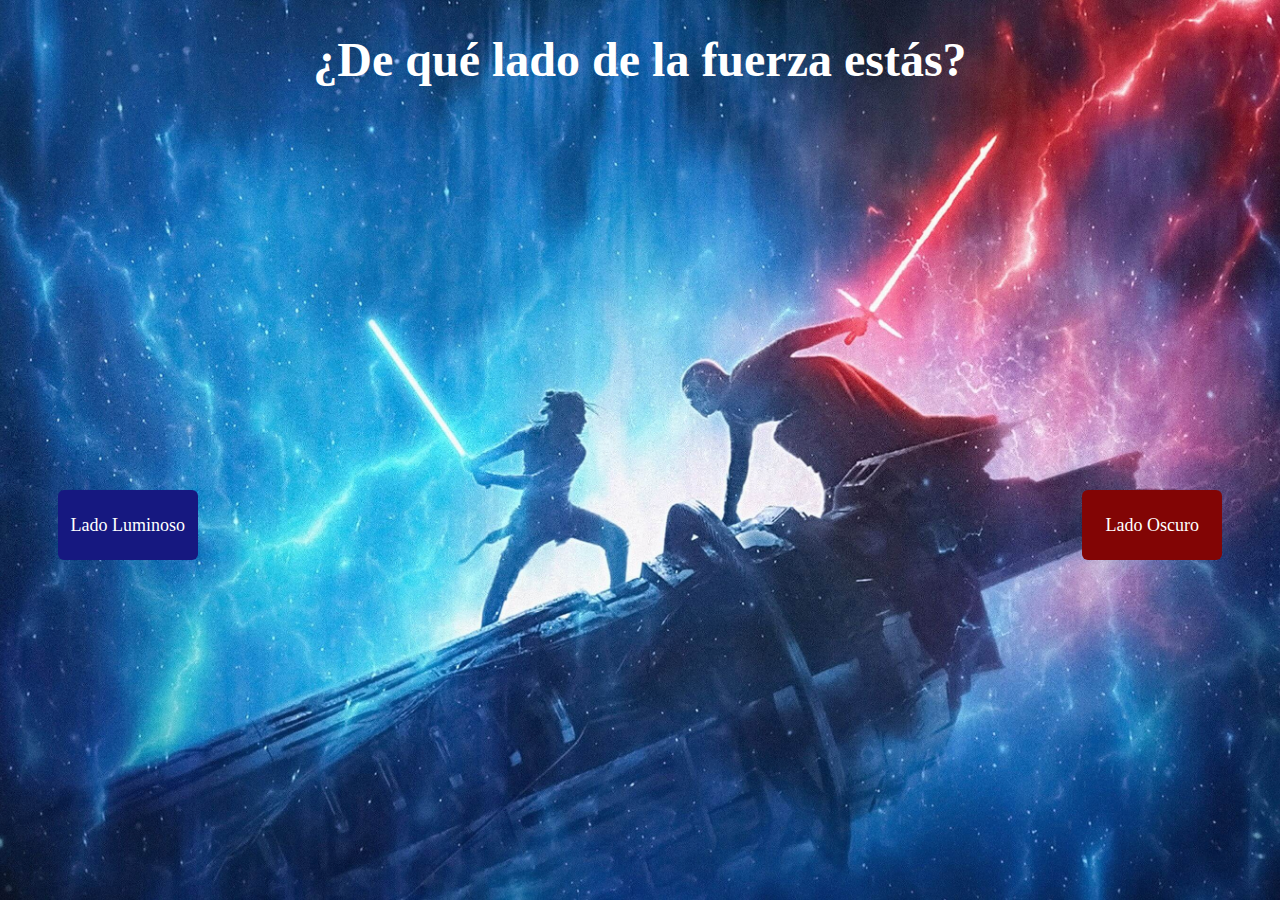
<file: index.html>
<!DOCTYPE html>
<html lang="en">
<head>
    <meta charset="UTF-8">
    <meta http-equiv="X-UA-Compatible" content="IE=edge">
    <meta name="viewport" content="width=device-width, initial-scale=1.0">
    <title>Starwars</title>
    <link rel="stylesheet" href="css/styleHome.css">
</head>
<body>
    
    <main class="home-main">
        <h1>¿De qué lado de la fuerza estás?</h1>
        <section class="LadoLuminoso">
            <button class="home-main-button-Jedi">
                <a href="jedi.html">Lado Luminoso</a>
            </button>
        </section>
        <section class="LadoOscuro">
            <button class="home-main-button-Sith">
                <a href="sith.html">Lado Oscuro</a>
            </button>
        </section>
    </main>

    <section class="footer">

    </section>
</body>
</html>
</file>
<file: css/styleHome.css>
body{
    margin: 0;
    padding: 0;
    overflow: hidden
}

.home-main{
    display: grid;
    background-image: url('../img/Wallpaper.jpg');
    height: 100%;
    background-position: center;
    background-repeat: repeat;
    background-size: cover;
    grid-template-areas: 
    header header header header
    left left right right;
}

.home-main section{ 
    display: grid;
    grid-row: 2;
    grid-column: auto;
    height: 100vh;
}

.home-main-button-Jedi{
    width: 140px;
    height: 70px;
    background: #161880;
    border: none;
    display: grid;
    align-items: center;
    margin-top: 150px;
    text-decoration: none;
    overflow: hidden;
    transition: 0.2s;
    border-radius: 6px;
    grid-area: left;
}

.home-main-button-Jedi:hover{
    background: #286fe1;
    box-shadow: 0 0 10px #c7c7e4, 0 0 40px #c7c7e4, 0 0 80px #c7c7e4;
    transition: 1s;
}

.home-main-button-Jedi a{
    font-family: 'Days One';
    font-weight: 700px;
    font-size: 18px;
    color: white;
    text-decoration: none;
}

.home-main-button-Sith{
    width: 140px;
    height: 70px;
    background: #820505;
    border: none;
    display: grid;
    align-items: center;
    margin-top: 150px;
    text-decoration: none;
    overflow: hidden;
    transition: 0.2s;
    border-radius: 6px;
    grid-area: right;
}

.home-main-button-Sith:hover{
    background: #a72929;
    box-shadow: 0 0 10px #e0b0b0, 0 0 40px #e0b0b0, 0 0 80px #e0b0b0;
    transition: 1s;
}

.home-main-button-Sith a{
    font-family: 'Days One';
    font-weight: 700px;
    font-size: 18px;
    color: white;
    text-decoration: none;
}

h1{
    font-family: 'Days One';
    font-size: 48px;
    text-align: center;
    color: white;
    grid-area: header;
}
</file>
